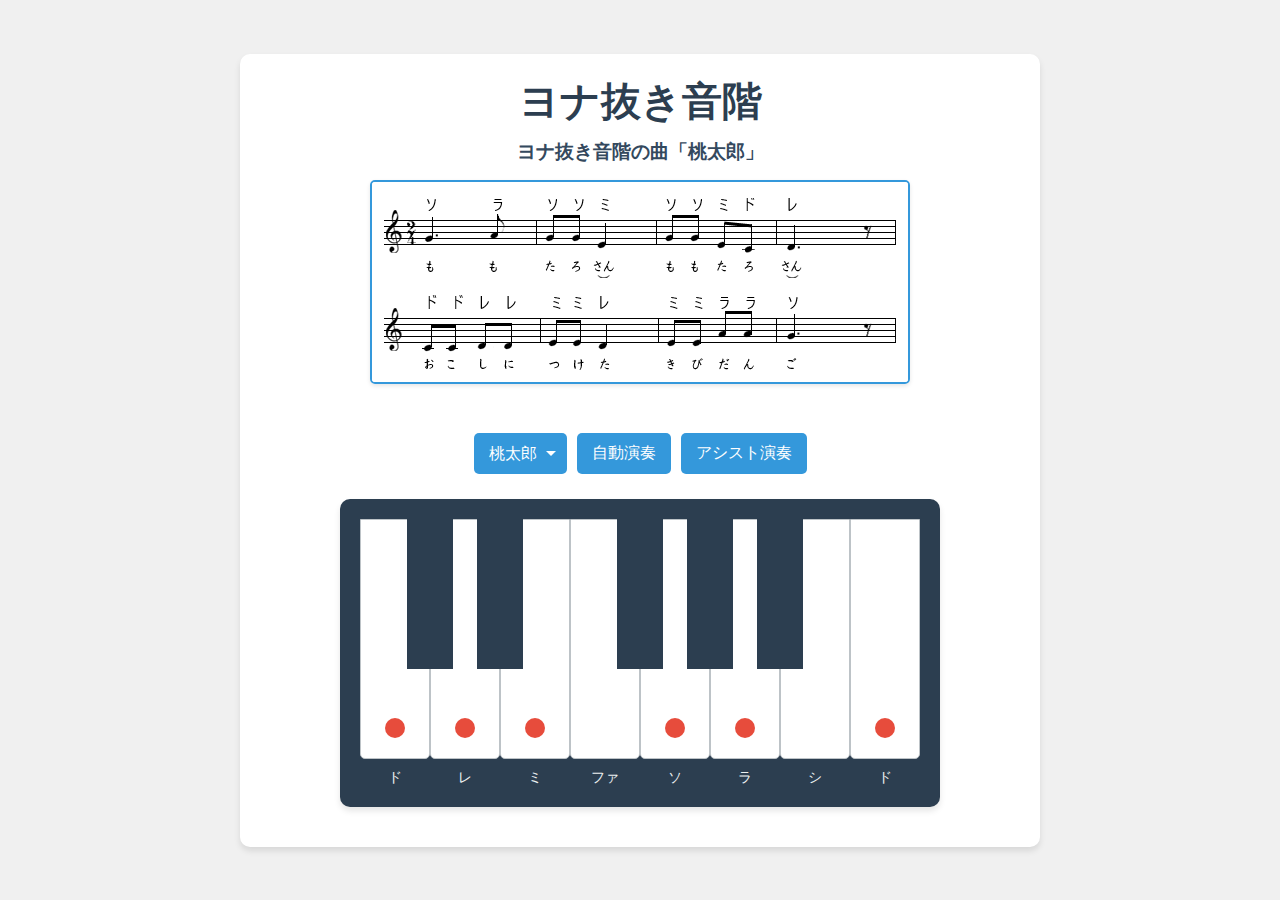
<file: index.html>
<!DOCTYPE html>
<html lang="ja">
<head>
    <meta charset="UTF-8">
    <meta name="viewport" content="width=device-width, initial-scale=1.0">
    <title>ピアノアプリ - ヨナ抜き音階</title>
    <link rel="stylesheet" href="./style.css">
</head>
<body>
    <div class="container">
        <header class="app-header">
            <h1 class="app-title">ヨナ抜き音階</h1>
            <h2 class="app-subtitle">ヨナ抜き音階の曲「桃太郎」</h2>
            <div class="image-container">
                <img src="momotaro.png" alt="桃太郎" class="momotaro-image">
            </div>
        </header>
        <div class="controls">
            <select id="song-select" class="modern-select">
                <option value="momotaro">桃太郎</option>
            </select>
            <button id="auto-play" class="modern-button">自動演奏</button>
            <button id="assisted-play" class="modern-button">アシスト演奏</button>
        </div>
        <div class="piano-container">
            <div class="piano">
                <div class="key white" data-note="C"><div class="red-dot"></div></div>
                <div class="key black" data-note="C#"></div>
                <div class="key white" data-note="D"><div class="red-dot"></div></div>
                <div class="key black" data-note="D#"></div>
                <div class="key white" data-note="E"><div class="red-dot"></div></div>
                <div class="key white" data-note="F"></div>
                <div class="key black" data-note="F#"></div>
                <div class="key white" data-note="G"><div class="red-dot"></div></div>
                <div class="key black" data-note="G#"></div>
                <div class="key white" data-note="A"><div class="red-dot"></div></div>
                <div class="key black" data-note="A#"></div>
                <div class="key white" data-note="B"></div>
                <div class="key white" data-note="C2"><div class="red-dot"></div></div>
            </div>
            <div class="note-names">
                <span>ド</span><span>レ</span><span>ミ</span><span>ファ</span>
                <span>ソ</span><span>ラ</span><span>シ</span><span>ド</span>
            </div>
        </div>
        <div id="message"></div>
    </div>
    <script src="./script.js"></script>
</body>
</html>
</file>
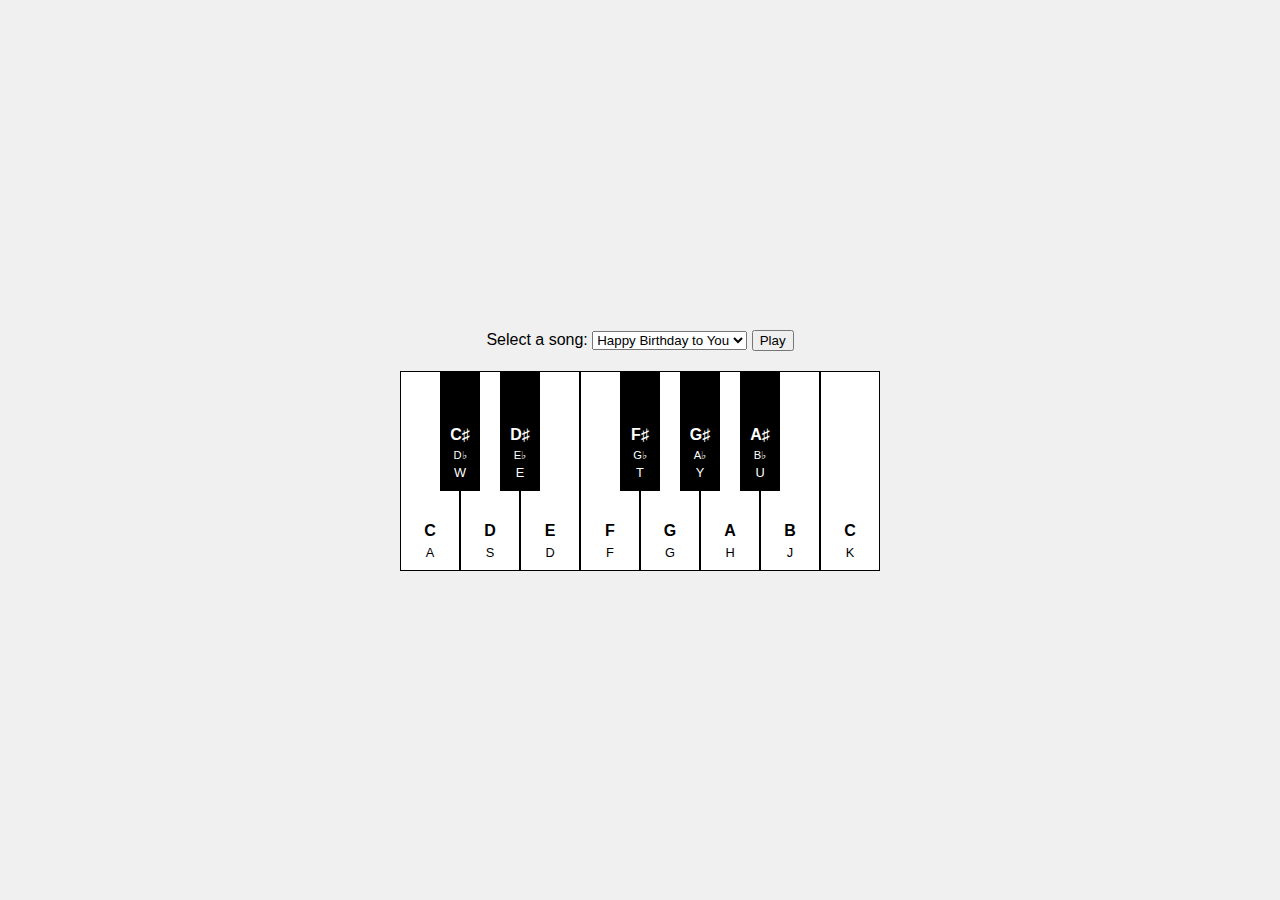
<file: piano-app.html>
<!DOCTYPE html>
<html lang="en">
<head>
    <meta charset="UTF-8">
    <meta name="viewport" content="width=device-width, initial-scale=1.0">
    <title>One Octave Piano with Enharmonic Equivalence</title>
    <style>
        body {
            display: flex;
            flex-direction: column;
            justify-content: center;
            align-items: center;
            height: 100vh;
            margin: 0;
            background-color: #f0f0f0;
            font-family: Arial, sans-serif;
        }
        .piano {
            display: flex;
            position: relative;
        }
        .key {
            width: 60px;
            height: 200px;
            background-color: white;
            border: 1px solid black;
            cursor: pointer;
            display: flex;
            flex-direction: column;
            justify-content: flex-end;
            align-items: center;
            padding-bottom: 10px;
            box-sizing: border-box;
        }
        .key.black {
            position: absolute;
            width: 40px;
            height: 120px;
            background-color: black;
            z-index: 1;
            color: white;
        }
        .key:active, .key.active {
            background-color: #ddd;
        }
        .key.black:active, .key.black.active {
            background-color: #333;
        }
        .note-name {
            font-weight: bold;
            margin-bottom: 5px;
            text-align: center;
        }
        .key-mapping {
            font-size: 0.8em;
        }
        .enharmonic {
            font-size: 0.7em;
            margin-bottom: 3px;
        }
        .controls {
            margin-bottom: 20px;
        }
    </style>
</head>
<body>
    <div class="controls">
        <label for="songSelector">Select a song:</label>
        <select id="songSelector">
            <option value="happyBirthday">Happy Birthday to You</option>
        </select>
        <button id="playSong">Play</button>
    </div>
    <div class="piano">
        <div class="key" data-note="C">
            <span class="note-name">C</span>
            <span class="key-mapping">A</span>
        </div>
        <div class="key black" data-note="C#" style="left: 40px;">
            <span class="note-name">C♯</span>
            <span class="enharmonic">D♭</span>
            <span class="key-mapping">W</span>
        </div>
        <div class="key" data-note="D">
            <span class="note-name">D</span>
            <span class="key-mapping">S</span>
        </div>
        <div class="key black" data-note="D#" style="left: 100px;">
            <span class="note-name">D♯</span>
            <span class="enharmonic">E♭</span>
            <span class="key-mapping">E</span>
        </div>
        <div class="key" data-note="E">
            <span class="note-name">E</span>
            <span class="key-mapping">D</span>
        </div>
        <div class="key" data-note="F">
            <span class="note-name">F</span>
            <span class="key-mapping">F</span>
        </div>
        <div class="key black" data-note="F#" style="left: 220px;">
            <span class="note-name">F♯</span>
            <span class="enharmonic">G♭</span>
            <span class="key-mapping">T</span>
        </div>
        <div class="key" data-note="G">
            <span class="note-name">G</span>
            <span class="key-mapping">G</span>
        </div>
        <div class="key black" data-note="G#" style="left: 280px;">
            <span class="note-name">G♯</span>
            <span class="enharmonic">A♭</span>
            <span class="key-mapping">Y</span>
        </div>
        <div class="key" data-note="A">
            <span class="note-name">A</span>
            <span class="key-mapping">H</span>
        </div>
        <div class="key black" data-note="Bb" style="left: 340px;">
            <span class="note-name">A♯</span>
            <span class="enharmonic">B♭</span>
            <span class="key-mapping">U</span>
        </div>
        <div class="key" data-note="B">
            <span class="note-name">B</span>
            <span class="key-mapping">J</span>
        </div>
        <div class="key" data-note="C2">
            <span class="note-name">C</span>
            <span class="key-mapping">K</span>
        </div>
    </div>

    <script>
        const audioContext = new (window.AudioContext || window.webkitAudioContext)();

        function playNote(frequency) {
            const oscillator = audioContext.createOscillator();
            oscillator.type = 'sine';
            oscillator.frequency.setValueAtTime(frequency, audioContext.currentTime);

            const gainNode = audioContext.createGain();
            gainNode.gain.setValueAtTime(0.5, audioContext.currentTime);
            gainNode.gain.exponentialRampToValueAtTime(0.01, audioContext.currentTime + 0.5);

            oscillator.connect(gainNode);
            gainNode.connect(audioContext.destination);

            oscillator.start();
            oscillator.stop(audioContext.currentTime + 0.5);
        }

        const noteFrequencies = {
            'C': 261.63,
            'C#': 277.18,
            'D': 293.66,
            'D#': 311.13,
            'E': 329.63,
            'F': 349.23,
            'F#': 369.99,
            'G': 392.00,
            'G#': 415.30,
            'A': 440.00,
            'Bb': 466.16,
            'B': 493.88,
            'C2': 523.25
        };

        const keys = document.querySelectorAll('.key');
        keys.forEach(key => {
            key.addEventListener('mousedown', () => {
                const note = key.getAttribute('data-note');
                playNote(noteFrequencies[note]);
                key.classList.add('active');
            });

            key.addEventListener('mouseup', () => {
                key.classList.remove('active');
            });

            key.addEventListener('mouseleave', () => {
                key.classList.remove('active');
            });
        });

        // Keyboard controls
        const keyboardMap = {
            'a': 'C', 'w': 'C#', 's': 'D', 'e': 'D#', 'd': 'E', 'f': 'F',
            't': 'F#', 'g': 'G', 'y': 'G#', 'h': 'A', 'u': 'Bb', 'j': 'B', 'k': 'C2'
        };

        document.addEventListener('keydown', (event) => {
            if (event.repeat) return;
            const note = keyboardMap[event.key.toLowerCase()];
            if (note) {
                playNote(noteFrequencies[note]);
                const key = document.querySelector(`.key[data-note="${note}"]`);
                key.classList.add('active');
            }
        });

        document.addEventListener('keyup', (event) => {
            const note = keyboardMap[event.key.toLowerCase()];
            if (note) {
                const key = document.querySelector(`.key[data-note="${note}"]`);
                key.classList.remove('active');
            }
        });

        const happyBirthday = [
            { note: 'C', duration: 1 },
            { note: 'C', duration: 1 },
            { note: 'D', duration: 1 },
            { note: 'C', duration: 1 },
            { note: 'F', duration: 1 },
            { note: 'E', duration: 1 },
            { note: 'C', duration: 1 },
            { note: 'C', duration: 1 },
            { note: 'D', duration: 1 },
            { note: 'C', duration: 1 },
            { note: 'G', duration: 1 },
            { note: 'F', duration: 1 },
            { note: 'C', duration: 1 },
            { note: 'C', duration: 1 },
            { note: 'C2', duration: 1 },
            { note: 'A', duration: 1 },
            { note: 'F', duration: 1 },
            { note: 'E', duration: 1 },
            { note: 'D', duration: 1 },
            { note: 'Bb', duration: 1 },
            { note: 'Bb', duration: 1 },
            { note: 'A', duration: 1 },
            { note: 'F', duration: 1 },
            { note: 'G', duration: 1 },
            { note: 'F', duration: 1 }
        ];

        document.getElementById('playSong').addEventListener('click', () => {
            const selectedSong = document.getElementById('songSelector').value;
            let songNotes = [];
            
            if (selectedSong === 'happyBirthday') {
                songNotes = happyBirthday;
            }

            playSong(songNotes);
        });

        function playSong(songNotes) {
            let delay = 0;
            songNotes.forEach(note => {
                setTimeout(() => {
                    playNoteWithKey(note.note);
                }, delay);
                delay += note.duration * 500; // 1 duration unit = 500ms
            });
        }

        function playNoteWithKey(note) {
            playNote(noteFrequencies[note]);
            const key = document.querySelector(`.key[data-note="${note}"]`);
            key.classList.add('active');
            setTimeout(() => {
                key.classList.remove('active');
            }, 500); // 音符の長さに応じて調整
        }
    </script>
</body>
</html>
</file>
<file: style.css>
* {
    margin: 0;
    padding: 0;
    box-sizing: border-box;
}

body {
    display: flex;
    justify-content: center;
    align-items: center;
    min-height: 100vh;
    background-color: #f0f0f0;
    font-family: 'Helvetica Neue', Arial, sans-serif;
    color: #333;
}

.container {
    display: flex;
    flex-direction: column;
    align-items: center;
    max-width: 800px;
    width: 100%;
    padding: 20px;
    background-color: white;
    border-radius: 10px;
    box-shadow: 0 4px 6px rgba(0, 0, 0, 0.1);
}

.app-header {
    text-align: center;
    margin-bottom: 20px;
}

.app-title {
    font-size: 2.5rem;
    margin-bottom: 10px;
    color: #2c3e50;
}

.app-subtitle {
    font-size: 1.2rem;
    margin-bottom: 15px;
    color: #34495e;
}

.image-container {
    margin-bottom: 20px;
}

.momotaro-image {
    max-width: 100%;
    height: auto;
    border: 2px solid #3498db;
    border-radius: 5px;
    box-shadow: 0 2px 4px rgba(0, 0, 0, 0.1);
}

.controls {
    margin-bottom: 20px;
    display: flex;
    justify-content: center;
    flex-wrap: wrap;
}

.modern-select, .modern-button {
    margin: 5px;
    padding: 10px 15px;
    font-size: 16px;
    border: none;
    border-radius: 5px;
    background-color: #3498db;
    color: white;
    cursor: pointer;
    transition: background-color 0.3s ease, transform 0.1s ease;
}

.modern-select {
    appearance: none;
    -webkit-appearance: none;
    -moz-appearance: none;
    background-image: url('data:image/svg+xml;utf8,<svg fill="white" height="24" viewBox="0 0 24 24" width="24" xmlns="http://www.w3.org/2000/svg"><path d="M7 10l5 5 5-5z"/><path d="M0 0h24v24H0z" fill="none"/></svg>');
    background-repeat: no-repeat;
    background-position-x: 95%;
    background-position-y: 50%;
    padding-right: 30px;
}

.modern-button:hover, .modern-select:hover {
    background-color: #2980b9;
    transform: translateY(-2px);
}

.modern-button:active {
    transform: translateY(0);
}

.modern-button:disabled {
    background-color: #bdc3c7;
    cursor: not-allowed;
    transform: none;
}

.piano-container {
    background-color: #2c3e50;
    border-radius: 10px;
    padding: 20px;
    box-shadow: 0 4px 6px rgba(0, 0, 0, 0.1);
}

.piano {
    display: flex;
    position: relative;
}

.key {
    position: relative;
    cursor: pointer;
    transition: all 0.1s ease;
}

.white {
    width: 70px;
    height: 240px;
    background-color: white;
    border: 1px solid #bdc3c7;
    border-radius: 0 0 5px 5px;
    z-index: 1;
}

.black {
    width: 46px;
    height: 150px;
    background-color: #2c3e50;
    margin-left: -23px;
    margin-right: -23px;
    z-index: 2;
}

.white:active, .white.active {
    background-color: #ecf0f1;
    box-shadow: inset 0 5px 10px rgba(0, 0, 0, 0.1);
}

.black:active, .black.active {
    background-color: #34495e;
    box-shadow: inset 0 5px 10px rgba(0, 0, 0, 0.5);
}

.note-names {
    display: flex;
    justify-content: space-around;
    width: 100%;
    margin-top: 10px;
}

.note-names span {
    width: 70px;
    text-align: center;
    font-size: 14px;
    color: #ecf0f1;
}

.red-dot {
    position: absolute;
    bottom: 20px;
    left: 50%;
    transform: translateX(-50%);
    width: 20px;
    height: 20px;
    background-color: #e74c3c;
    border-radius: 50%;
}
.key.highlight {
    background-color: #f39c12;
}

.black.highlight {
    background-color: #d35400;
}

#message {
    margin-top: 20px;
    font-size: 18px;
    font-weight: bold;
    color: #2c3e50;
    text-align: center;
}

@media (max-width: 768px) {
    .app-title {
        font-size: 2rem;
    }

    .app-subtitle {
        font-size: 1rem;
    }

    .white {
        width: 50px;
        height: 180px;
    }
    
    .black {
        width: 36px;
        height: 110px;
        margin-left: -18px;
        margin-right: -18px;
    }
    
    .note-names span {
        width: 50px;
        font-size: 12px;
    }
}

@media (max-width: 480px) {
    .app-title {
        font-size: 1.5rem;
    }

    .app-subtitle {
        font-size: 0.9rem;
    }

    .white {
        width: 40px;
        height: 150px;
    }
    
    .black {
        width: 26px;
        height: 90px;
        margin-left: -13px;
        margin-right: -13px;
    }
    
    .note-names span {
        width: 40px;
        font-size: 10px;
    }
}
</file>
